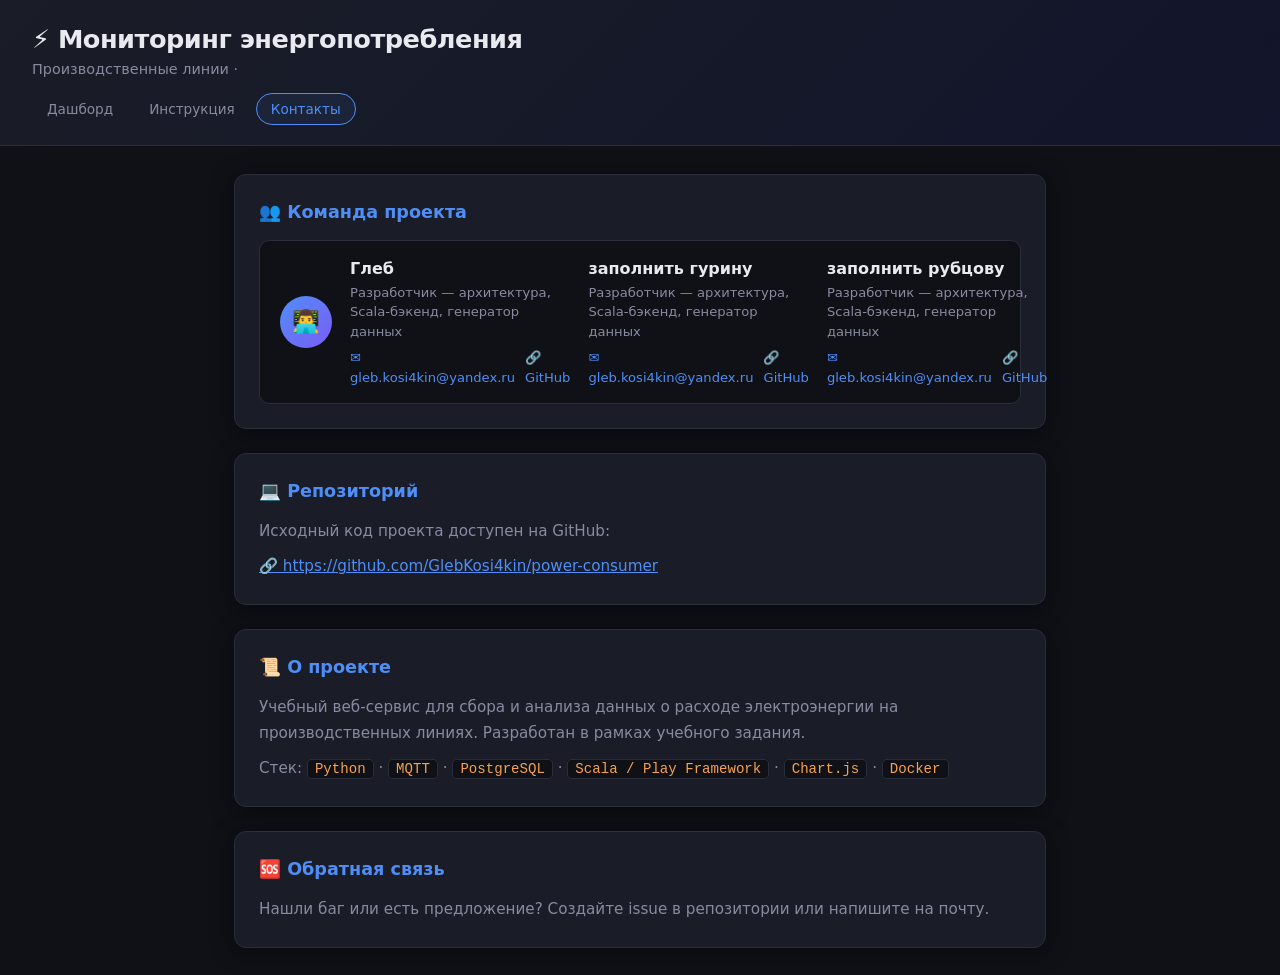
<file: frontend/contacts.html>
<!DOCTYPE html>
<html lang="ru">
<head>
  <meta charset="UTF-8" />
  <meta name="viewport" content="width=device-width, initial-scale=1.0" />
  <title>Контакты — Мониторинг энергопотребления</title>
  <link rel="stylesheet" href="css/style.css" />
</head>
<body>

<header>
  <div class="header-inner">
    <h1>&#9889; Мониторинг энергопотребления</h1>
    <span class="subtitle">Производственные линии &middot;</span>
    <nav>
      <a href="index.html">Дашборд</a>
      <a href="instructions.html">Инструкция</a>
      <a href="contacts.html" class="active">Контакты</a>
    </nav>
  </div>
</header>

<div class="page-content">

  <div class="card page-section">
    <h2>&#128101; Команда проекта</h2>
    <div style="display:flex;flex-direction:column;gap:14px;margin-top:4px">
      <div class="contact-card">
        <div class="contact-avatar">&#128104;&#8205;&#128187;</div>
        <div>
          <div class="contact-name">Глеб</div>
          <div class="contact-role">Разработчик &mdash; архитектура, Scala-бэкенд, генератор данных</div>
          <div class="contact-links">
            <a href="mailto:gleb.kosi4kin@yandex.ru">&#9993; gleb.kosi4kin@yandex.ru</a>
            <a href="https://github.com/GlebKosi4kin/power-consumer">&#128279; GitHub</a>
          </div>
        </div>

        <div>
          <div class="contact-name">заполнить гурину</div>
          <div class="contact-role">Разработчик &mdash; архитектура, Scala-бэкенд, генератор данных</div>
          <div class="contact-links">
            <a href="mailto:gleb.kosi4kin@yandex.ru">&#9993; gleb.kosi4kin@yandex.ru</a>
            <a href="https://github.com/GlebKosi4kin/power-consumer">&#128279; GitHub</a>
          </div>
        </div>

        <div>
          <div class="contact-name">заполнить рубцову</div>
          <div class="contact-role">Разработчик &mdash; архитектура, Scala-бэкенд, генератор данных</div>
          <div class="contact-links">
            <a href="mailto:gleb.kosi4kin@yandex.ru">&#9993; gleb.kosi4kin@yandex.ru</a>
            <a href="https://github.com/GlebKosi4kin/power-consumer">&#128279; GitHub</a>
          </div>
        </div>
      </div>
    </div>
  </div>

  <div class="card page-section">
    <h2>&#128187; Репозиторий</h2>
    <p>Исходный код проекта доступен на GitHub:</p>
    <p style="margin-top:10px">
      <a href="https://github.com/GlebKosi4kin/power-consumer" style="color:var(--accent);font-size:.95rem">&#128279; https://github.com/GlebKosi4kin/power-consumer</a>
    </p>
  </div>

  <div class="card page-section">
    <h2>&#128220; О проекте</h2>
    <p>Учебный веб-сервис для сбора и анализа данных о расходе электроэнергии на производственных линиях. Разработан в рамках учебного задания.</p>
    <p style="margin-top:10px">Стек: <code>Python</code> &middot; <code>MQTT</code> &middot; <code>PostgreSQL</code> &middot; <code>Scala / Play Framework</code> &middot; <code>Chart.js</code> &middot; <code>Docker</code></p>
  </div>

  <div class="card page-section">
    <h2>&#127384; Обратная связь</h2>
    <p>Нашли баг или есть предложение? Создайте issue в репозитории или напишите на почту.</p>
  </div>

</div>
</body>
</html>
</file>
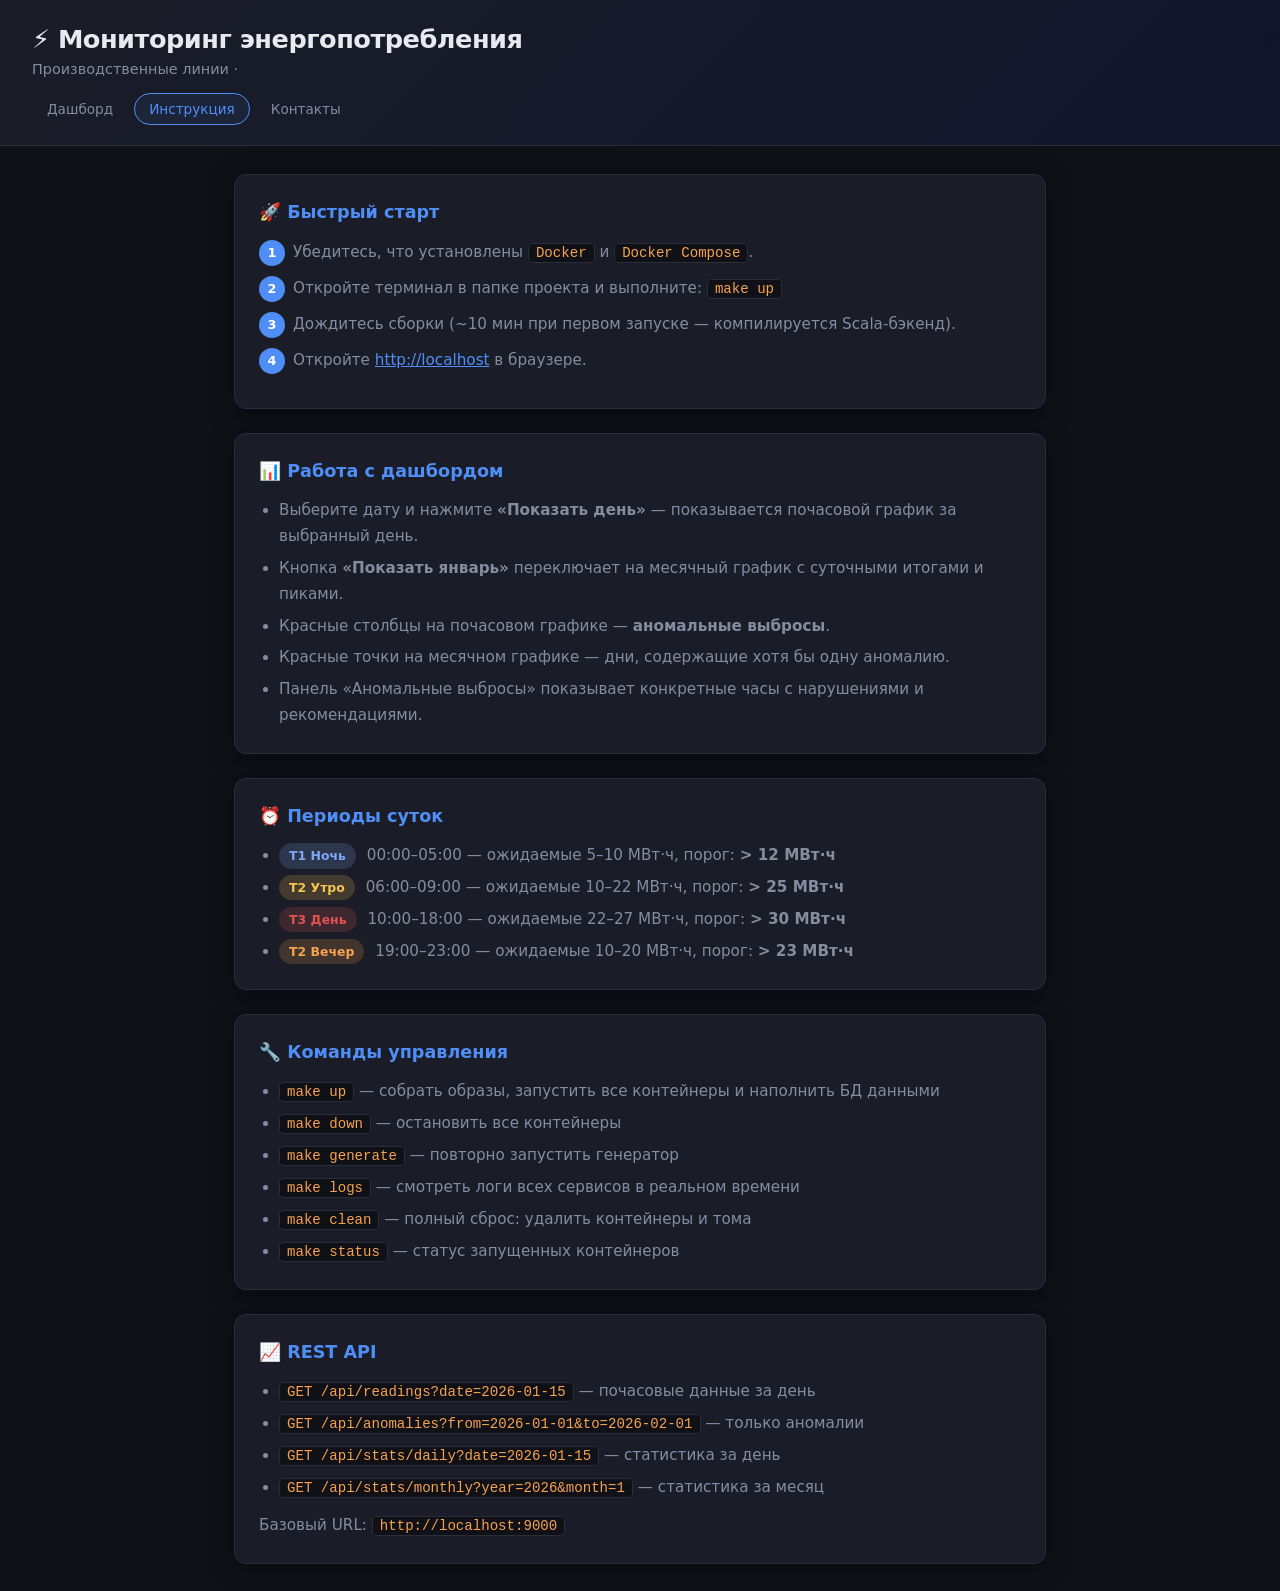
<file: frontend/instructions.html>
<!DOCTYPE html>
<html lang="ru">
<head>
  <meta charset="UTF-8" />
  <meta name="viewport" content="width=device-width, initial-scale=1.0" />
  <title>Инструкция — Мониторинг энергопотребления</title>
  <link rel="stylesheet" href="css/style.css" />
</head>
<body>

<header>
  <div class="header-inner">
    <h1>&#9889; Мониторинг энергопотребления</h1>
    <span class="subtitle">Производственные линии &middot;</span>
    <nav>
      <a href="index.html">Дашборд</a>
      <a href="instructions.html" class="active">Инструкция</a>
      <a href="contacts.html">Контакты</a>
    </nav>
  </div>
</header>

<div class="page-content">

  <div class="card page-section">
    <h2>&#128640; Быстрый старт</h2>
    <div class="step"><span class="step-num">1</span>
      <p>Убедитесь, что установлены <code>Docker</code> и <code>Docker Compose</code>.</p></div>
    <div class="step"><span class="step-num">2</span>
      <p>Откройте терминал в папке проекта и выполните: <code>make up</code></p></div>
    <div class="step"><span class="step-num">3</span>
      <p>Дождитесь сборки (~10 мин при первом запуске — компилируется Scala-бэкенд).</p></div>
    <div class="step"><span class="step-num">4</span>
      <p>Откройте <a href="index.html" style="color:var(--accent)">http://localhost</a> в браузере.</p></div>
  </div>

  <div class="card page-section">
    <h2>&#128202; Работа с дашбордом</h2>
    <ul>
      <li>Выберите дату и нажмите <strong>«Показать день»</strong> — показывается почасовой график за выбранный день.</li>
      <li>Кнопка <strong>«Показать январь»</strong> переключает на месячный график с суточными итогами и пиками.</li>
      <li>Красные столбцы на почасовом графике — <strong>аномальные выбросы</strong>.</li>
      <li>Красные точки на месячном графике — дни, содержащие хотя бы одну аномалию.</li>
      <li>Панель «Аномальные выбросы» показывает конкретные часы с нарушениями и рекомендациями.</li>
    </ul>
  </div>

  <div class="card page-section">
    <h2>&#9200; Периоды суток</h2>
    <ul>
      <li><span class="period-tag tag-night">T1 Ночь</span> 00:00&ndash;05:00 &mdash; ожидаемые 5&ndash;10 МВт&middot;ч, порог: <strong>&gt; 12 МВт&middot;ч</strong></li>
      <li><span class="period-tag tag-morning">T2 Утро</span> 06:00&ndash;09:00 &mdash; ожидаемые 10&ndash;22 МВт&middot;ч, порог: <strong>&gt; 25 МВт&middot;ч</strong></li>
      <li><span class="period-tag tag-day">T3 День</span> 10:00&ndash;18:00 &mdash; ожидаемые 22&ndash;27 МВт&middot;ч, порог: <strong>&gt; 30 МВт&middot;ч</strong></li>
      <li><span class="period-tag tag-evening">T2 Вечер</span> 19:00&ndash;23:00 &mdash; ожидаемые 10&ndash;20 МВт&middot;ч, порог: <strong>&gt; 23 МВт&middot;ч</strong></li>
    </ul>
  </div>

  <div class="card page-section">
    <h2>&#128295; Команды управления</h2>
    <ul>
      <li><code>make up</code> &mdash; собрать образы, запустить все контейнеры и наполнить БД данными</li>
      <li><code>make down</code> &mdash; остановить все контейнеры</li>
      <li><code>make generate</code> &mdash; повторно запустить генератор</li>
      <li><code>make logs</code> &mdash; смотреть логи всех сервисов в реальном времени</li>
      <li><code>make clean</code> &mdash; полный сброс: удалить контейнеры и тома</li>
      <li><code>make status</code> &mdash; статус запущенных контейнеров</li>
    </ul>
  </div>

  <div class="card page-section">
    <h2>&#128200; REST API</h2>
    <ul>
      <li><code>GET /api/readings?date=2026-01-15</code> &mdash; почасовые данные за день</li>
      <li><code>GET /api/anomalies?from=2026-01-01&amp;to=2026-02-01</code> &mdash; только аномалии</li>
      <li><code>GET /api/stats/daily?date=2026-01-15</code> &mdash; статистика за день</li>
      <li><code>GET /api/stats/monthly?year=2026&amp;month=1</code> &mdash; статистика за месяц</li>
    </ul>
    <p style="margin-top:12px">Базовый URL: <code>http://localhost:9000</code></p>
  </div>

</div>
</body>
</html>
</file>
<file: frontend/css/style.css>
:root {
  --bg:       #0f1117;
  --surface:  #1a1d27;
  --border:   #2a2d3a;
  --accent:   #4f8ef7;
  --accent2:  #f7a24f;
  --danger:   #e05252;
  --ok:       #52c77a;
  --text:     #e8eaf0;
  --muted:    #888ba0;
  --radius:   12px;
  --shadow:   0 4px 24px rgba(0,0,0,.45);
}

*, *::before, *::after { box-sizing: border-box; margin: 0; padding: 0; }

body {
  background: var(--bg);
  color: var(--text);
  font-family: 'Segoe UI', system-ui, sans-serif;
  font-size: 15px;
  line-height: 1.5;
}

header {
  background: linear-gradient(135deg, #1a1d27 0%, #12152b 100%);
  border-bottom: 1px solid var(--border);
  padding: 20px 32px;
}
.header-inner { max-width: 1280px; margin: 0 auto; }
header h1 { font-size: 1.6rem; font-weight: 700; letter-spacing: -.5px; }
.subtitle { color: var(--muted); font-size: .9rem; }

main {
  max-width: 1280px;
  margin: 0 auto;
  padding: 28px 24px;
  display: flex;
  flex-direction: column;
  gap: 24px;
}

.card {
  background: var(--surface);
  border: 1px solid var(--border);
  border-radius: var(--radius);
  padding: 24px;
  box-shadow: var(--shadow);
}

/* ── stat cards ─────────────────────────────────────────── */
.stats-grid {
  display: grid;
  grid-template-columns: repeat(4, 1fr);
  gap: 16px;
}
@media (max-width: 900px) {
  .stats-grid { grid-template-columns: repeat(2, 1fr); }
}
.stat-card { text-align: center; padding: 20px 16px; }
.stat-label { color: var(--muted); font-size: .8rem; text-transform: uppercase; letter-spacing: .05em; }
.stat-value { font-size: 2.2rem; font-weight: 700; color: var(--accent); margin: 6px 0 2px; }
.stat-unit  { color: var(--muted); font-size: .78rem; }
.anomaly-card .stat-value { color: var(--danger); }

/* ── controls ────────────────────────────────────────────── */
.controls {
  display: flex;
  align-items: center;
  gap: 12px;
  flex-wrap: wrap;
  padding: 16px 24px;
}
.controls label { color: var(--muted); font-size: .9rem; }
input[type="date"] {
  background: var(--bg);
  border: 1px solid var(--border);
  border-radius: 8px;
  color: var(--text);
  padding: 8px 12px;
  font-size: .9rem;
  outline: none;
}
input[type="date"]:focus { border-color: var(--accent); }

.btn {
  background: var(--accent);
  color: #fff;
  border: none;
  border-radius: 8px;
  padding: 9px 20px;
  font-size: .9rem;
  font-weight: 600;
  cursor: pointer;
  transition: opacity .15s;
}
.btn:hover { opacity: .85; }
.btn.btn-secondary {
  background: transparent;
  border: 1px solid var(--accent);
  color: var(--accent);
}

/* ── charts ──────────────────────────────────────────────── */
.chart-section h2 {
  font-size: 1.05rem;
  font-weight: 600;
  margin-bottom: 18px;
  color: var(--text);
}
.chart-wrap { position: relative; height: 340px; }

/* ── anomaly list ─────────────────────────────────────────── */
.anomaly-list {
  display: flex;
  flex-direction: column;
  gap: 10px;
}
.anomaly-item {
  display: grid;
  grid-template-columns: auto auto 1fr;
  align-items: center;
  gap: 16px;
  background: rgba(224, 82, 82, .07);
  border: 1px solid rgba(224, 82, 82, .25);
  border-radius: 8px;
  padding: 12px 16px;
}
.anomaly-badge {
  background: var(--danger);
  color: #fff;
  font-size: .72rem;
  font-weight: 700;
  padding: 3px 9px;
  border-radius: 20px;
  white-space: nowrap;
}
.anomaly-period {
  font-weight: 600;
  font-size: .88rem;
  white-space: nowrap;
}
.T1_NIGHT   { color: #7ea6f7; }
.T2_MORNING { color: #f7c44f; }
.T3_DAY     { color: var(--danger); }
.T2_EVENING { color: var(--accent2); }

.anomaly-rec { color: var(--muted); font-size: .85rem; }
.empty-msg { color: var(--muted); font-size: .9rem; text-align: center; padding: 20px; }

#section-anomalies h2 {
  font-size: 1.05rem;
  font-weight: 600;
  margin-bottom: 16px;
}

/* ── navigation ──────────────────────────────────────────── */
nav {
  margin-top: 12px;
  display: flex;
  gap: 6px;
}
nav a {
  color: var(--muted);
  text-decoration: none;
  font-size: .85rem;
  padding: 5px 14px;
  border-radius: 20px;
  border: 1px solid transparent;
  transition: color .15s, border-color .15s;
}
nav a:hover { color: var(--text); border-color: var(--border); }
nav a.active {
  color: var(--accent);
  border-color: var(--accent);
  background: rgba(79,142,247,.08);
}

/* ── static pages (instructions / contacts) ─────────────── */
.page-content {
  max-width: 860px;
  margin: 0 auto;
  padding: 28px 24px;
  display: flex;
  flex-direction: column;
  gap: 24px;
}
.page-section h2 {
  font-size: 1.1rem;
  font-weight: 700;
  margin-bottom: 14px;
  color: var(--accent);
}
.page-section p,
.page-section li {
  color: var(--muted);
  line-height: 1.7;
  font-size: .95rem;
}
.page-section ul,
.page-section ol {
  padding-left: 20px;
  display: flex;
  flex-direction: column;
  gap: 6px;
}
.page-section code {
  background: var(--bg);
  border: 1px solid var(--border);
  border-radius: 4px;
  padding: 1px 7px;
  font-family: 'Cascadia Code', 'Fira Mono', monospace;
  font-size: .88rem;
  color: var(--accent2);
}
.step-num {
  display: inline-flex;
  align-items: center;
  justify-content: center;
  width: 26px; height: 26px;
  background: var(--accent);
  color: #fff;
  border-radius: 50%;
  font-size: .8rem;
  font-weight: 700;
  margin-right: 8px;
  flex-shrink: 0;
}
.step { display: flex; align-items: flex-start; gap: 0; margin-bottom: 10px; }
.period-tag {
  display: inline-block;
  padding: 2px 10px;
  border-radius: 20px;
  font-size: .78rem;
  font-weight: 700;
  margin-right: 6px;
}
.tag-night   { background: rgba(126,166,247,.18); color: #7ea6f7; }
.tag-morning { background: rgba(247,196,79,.18);  color: #f7c44f; }
.tag-day     { background: rgba(224,82,82,.18);   color: #e05252; }
.tag-evening { background: rgba(247,162,79,.18);  color: #f7a24f; }

.contact-card {
  display: flex;
  align-items: center;
  gap: 18px;
  background: var(--bg);
  border: 1px solid var(--border);
  border-radius: 10px;
  padding: 16px 20px;
}
.contact-avatar {
  width: 52px; height: 52px;
  border-radius: 50%;
  background: linear-gradient(135deg, var(--accent) 0%, #7b5cf7 100%);
  display: flex; align-items: center; justify-content: center;
  font-size: 1.4rem;
  flex-shrink: 0;
}
.contact-name  { font-weight: 600; font-size: 1rem; }
.contact-role  { color: var(--muted); font-size: .82rem; margin-top: 2px; }
.contact-links { margin-top: 6px; display: flex; gap: 10px; }
.contact-links a {
  color: var(--accent);
  font-size: .82rem;
  text-decoration: none;
}
.contact-links a:hover { text-decoration: underline; }
</file>
